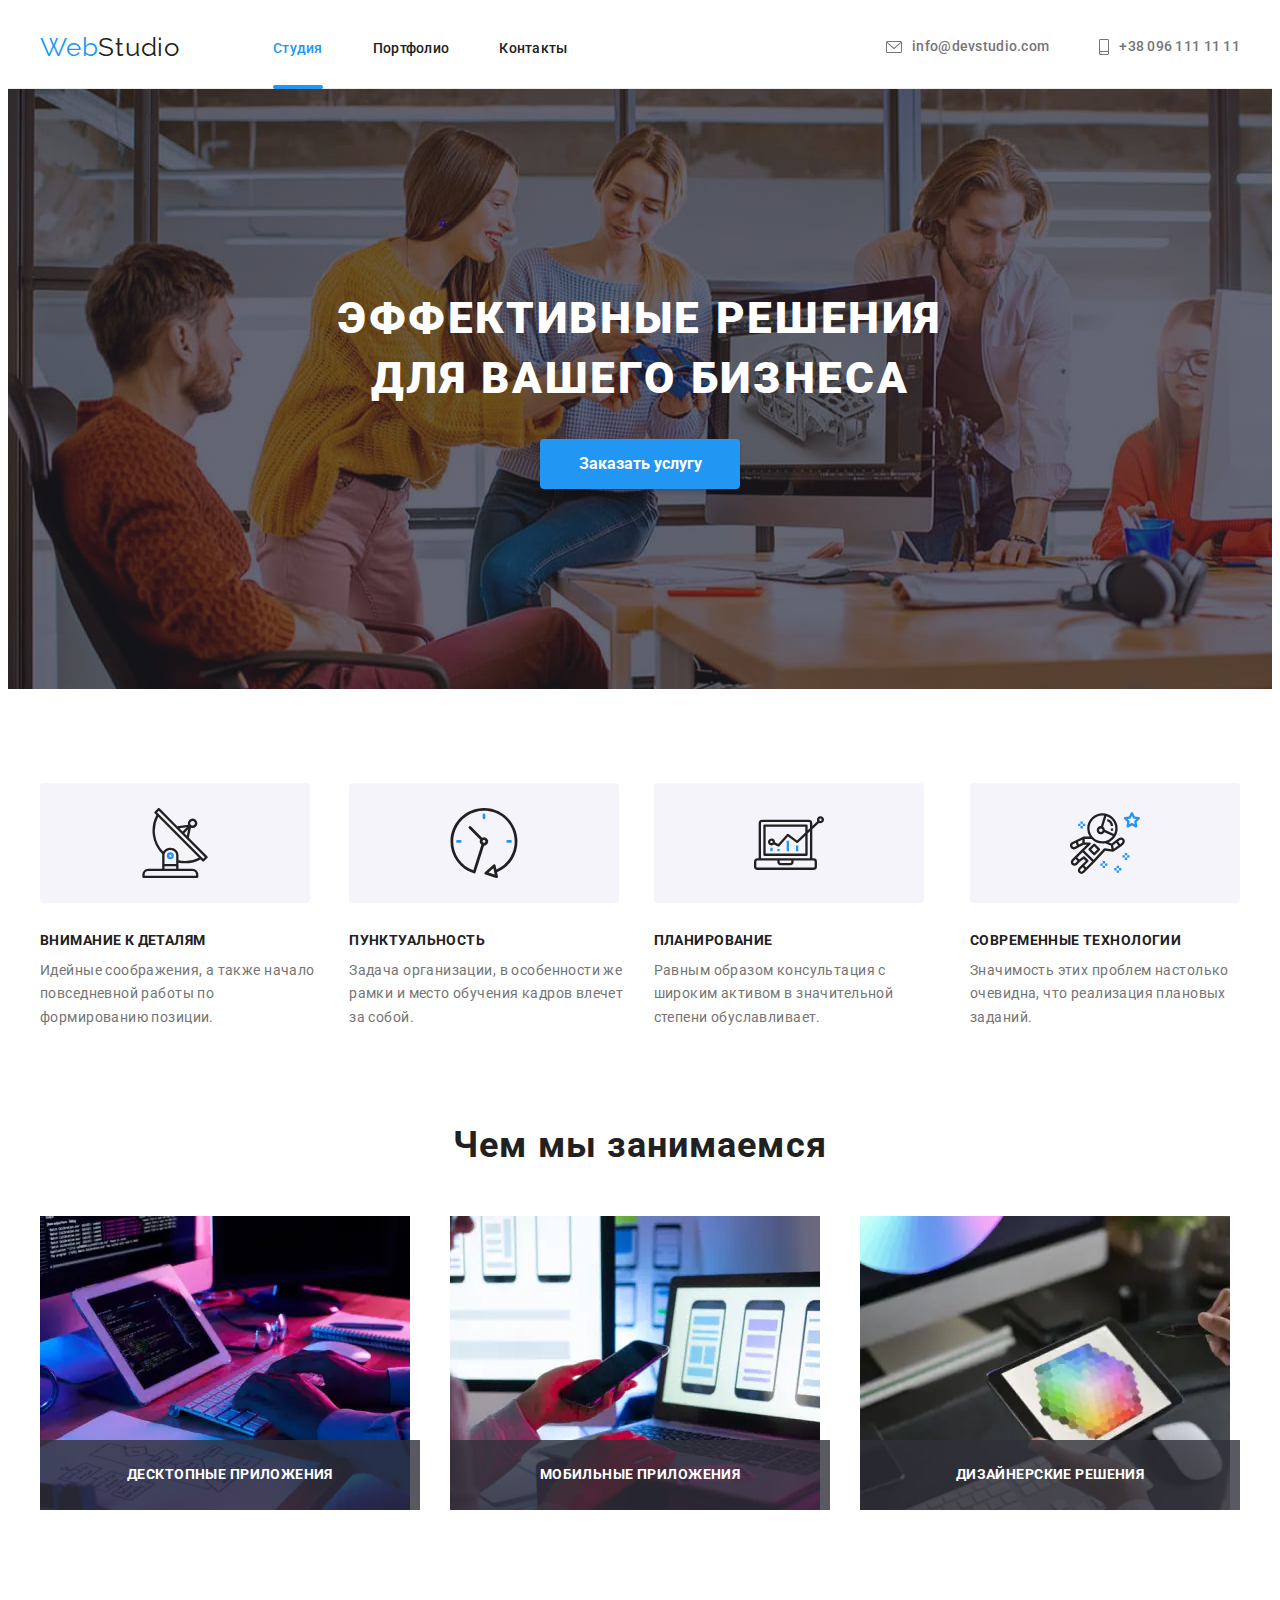
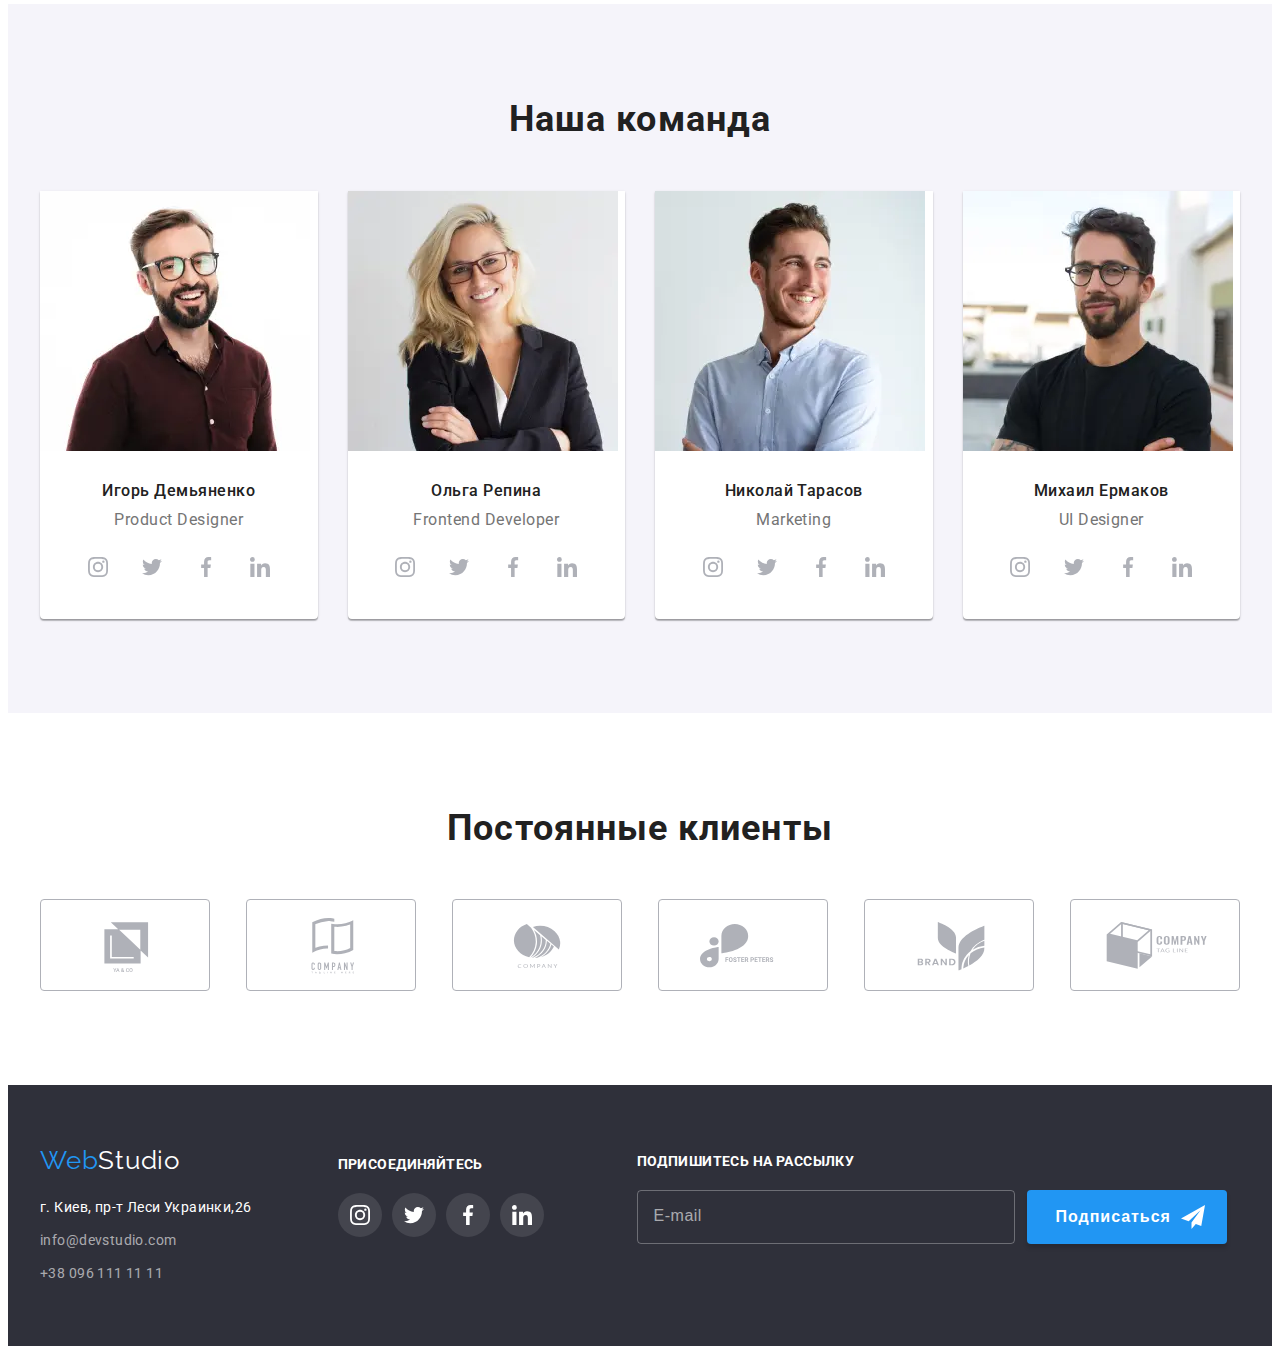
<file: index.html>
<!DOCTYPE html>
<html lang="ru">
<head>
    <meta charset="UTF-8">
    <meta http-equiv="X-UA-Compatible" content="IE=edge">
    <meta name="viewport" content="width=device-width, initial-scale=1.0">
    <title>WebStudio</title>
    <link rel="preconnect" href="https://fonts.googleapis.com">
    <link rel="preconnect" href="https://fonts.gstatic.com" crossorigin>
    <link href="https://fonts.googleapis.com/css2?family=Raleway:wght@700&family=Roboto:wght@400;500;700;900&display=swap"
        rel="stylesheet">
    <link rel="stylesheet" href="https://cdnjs.cloudflare.com/ajax/libs/modern-normalize/1.1.0/modern-normalize.min.css"
        integrity="sha512-wpPYUAdjBVSE4KJnH1VR1HeZfpl1ub8YT/NKx4PuQ5NmX2tKuGu6U/JRp5y+Y8XG2tV+wKQpNHVUX03MfMFn9Q=="
        crossorigin="anonymous" referrerpolicy="no-referrer" />
    <link rel="stylesheet" href="./css/main.min.css">
</head>
<!-- Header -->
<body>
    <header class="header">
        <div class="header__container container">
            <a class="header__logo logo link" lang="en" href="./index.html"><span class="header__logo_accent accent">Web</span><span
                    class="header__logo_dark">Studio</span></a>
            <nav class="header__navigation">
                <ul class="header__nav-list list">
                    <li class="header__nav-list-item"><a class="header__nav-list-link link current" href="./index.html">Студия</a></li>
                    <li class="header__nav-list-item"><a class="header__nav-list-link link" href="./portfolio.html">Портфолио</a></li>
                    <li class="header__nav-list-item"><a class="header__nav-list-link link" href="">Контакты</a></li>
                </ul>
            </nav>
            <ul class="header__contact-list list">
                <li class="header__contact-list-item">
                    <a class="header__contact-mail link" href="mailto:info@devstudio.com">
                        <svg class="header__icon-envelope" width="16" height="12">
                            <use href="./images/sprite.svg#icon-envelope"></use>
                        </svg>info@devstudio.com
                    </a>
                </li>
                <li class="header__contact-list-item">
                    <a class="header__contact-number link" href="tel:+380961111111">
                        <svg class="header__icon-smartphone" width="10" height="16">
                            <use href="./images/sprite.svg#icon-smartphone"></use>
                        </svg>+38 096 111 11 11
                    </a>
                </li>
            </ul>
            <button type="button" class="header__mobile-menu-btn" data-menu-open>
                <svg class="header__mobile-menu-icon" width="40" height="40">
                    <use href="./images/sprite.svg#icon-menu"></use>
                </svg>
            </button>
        </div>
<!-- Mobile menu -->
        <div class="header__mobile-menu" data-menu>
            <div class="container header__mobile-menu-container">
                <button type="button" class="header__mobile-menu-close-btn" data-menu-close>
                    <svg class="header__mobile-menu-close-icon" width="40" height="40">
                        <use href="./images/sprite.svg#menu-icon-close"></use>
                    </svg>
                </button>
                <ul class="header__mobile-nav-list list">
                    <li class="header__mobile-nav-item">
                        <a class="header__mobile-nav-link link current-mobile" href="./index.html">Студия</a>
                    </li>
                    <li class="header__mobile-nav-item">
                        <a class="header__mobile-nav-link link" href="./portfolio.html">Портфолио</a>
                    </li>
                    <li class="header__mobile-nav-item">
                        <a class="header__mobile-nav-link link" href="">Контакты</a>
                    </li>
                </ul>
                <div class="header__mobile-menu-wrapper">
                    <ul class="header__mobile-contact-list list">
                        <li class="header__mobile-tel-item">
                            <a class="header__mobile-tel-link link" href="tel:+380961111111">+38 096 111 11 11</a>
                        </li>
                        <li class="header__mobile-mail-item">
                            <a class="header__mobile-mail-link link" href="mailto:info@devstudio.com">info@devstudio.com</a>
                        </li>
                    </ul>
                    <ul class="header__mobile-social-list list">
                        <li class="header__mobile-social-item">
                            <a class="header__mobile-social-link link" href="https://www.instagram.com" target="_blank"
                                rel="noreferrer noopener">Instagram</a>
                        </li>
                        <li class="header__mobile-social-item">
                            <a class="header__mobile-social-link link" href="https://twitter.com/" target="_blank"
                                rel="noreferrer noopener">Twitter</a>
                        </li>
                        <li class="header__mobile-social-item">
                            <a class="header__mobile-social-link link" href="https://uk-ua.facebook.com" target="_blank"
                                rel="noreferrer noopener">Facebook</a>
                        </li>
                        <li class="header__mobile-social-item">
                            <a class="header__mobile-social-link link" href="https://ru.linkedin.com/" target="_blank"
                                rel="noreferrer noopener">LinkedIn</a>
                        </li>
                    </ul>
                </div>
            </div>
        </div>
    </header>
    <main>
        <!-- Hero section -->
        <section class="hero">
            <div class="hero__container container">
                <h1 class="hero__main-title">Эффективные решения <br>для вашего бизнеса</h1>
                <button class="hero__main-button" type="button" data-modal-open>Заказать услугу</button>
            </div>
        </section>
        <!-- Features section -->
        <section class="features section">
            <div class="features__container container">
                <h2 class="features__main-title visually-hidden">Особенности</h2>
                <ul class="features__list list">
                    <li class="features__item">
                        <div class="features__wrapper">
                            <svg class="features__svg" width="70" height="70">
                                <use href="./images/sprite.svg#icon-antenna"></use>
                            </svg>
                        </div>
                        <h3 class="features__title">Внимание к деталям</h3>
                        <p class="features__text">Идейные соображения, а также начало повседневной работы по формированию позиции.</p>
                    </li>
                    <li class="features__item">
                        <div class="features__wrapper">
                            <svg class="features__svg" width="70" height="70">
                                <use href="./images/sprite.svg#icon-clock"></use>
                            </svg>
                        </div>
                        <h3 class="features__title">Пунктуальность</h3>
                        <p class="features__text">Задача организации, в особенности же рамки и место обучения кадров влечет за собой.</p>
                    </li>
                    <li class="features__item">
                        <div class="features__wrapper">
                            <svg class="features__svg" width="70" height="70">
                                <use href="./images/sprite.svg#icon-diagram"></use>
                            </svg>
                        </div>
                        <h3 class="features__title">Планирование</h3>
                        <p class="features__text">Равным образом консультация с широким активом в значительной степени обуславливает.</p>
                    </li>
                    <li class="features__item">
                        <div class="features__wrapper">
                            <svg class="features__svg" width="70" height="70">
                                <use href="./images/sprite.svg#icon-astronaut"></use>
                            </svg>
                        </div>
                        <h3 class="features__title">Современные технологии</h3>
                        <p class="features__text">Значимость этих проблем настолько очевидна, что реализация плановых заданий.</p>
                    </li>
                </ul>
            </div>
        </section>
        <!-- Сlasses section -->
        <section class="classes">
            <div class="classes__container container">
                <h2 class="classes__title">Чем мы занимаемся</h2>
                <ul class="classes__list list">
                    <li class="classes__item">
                        <picture class="classes__picture">
                            <source srcset="./images/classes_img1.webp 1x, ./images/classes_img1@2x.webp 2x" 
                                type="image/webp" />
                            <source srcset="./images/classes_img1.jpg 1x, ./images/classes_img1@2x.jpg 2x" />
                            <img class="classes__img" src="./images/classes_img1.jpg" alt="Написание кода">
                        </picture>
                        <div class="classes__item-container">
                            <p class="classes__item-title">Десктопные приложения</p>
                        </div>
                    </li>
                    <li class="classes__item">
                        <picture class="classes__picture">
                            <source srcset="./images/classes_img2.webp 1x, ./images/classes_img2@2x.webp 2x" 
                                type="image/webp" />
                            <source srcset="./images/classes_img2.jpg 1x, ./images/classes_img2@2x.jpg 2x" />
                            <img class="classes__img" src="./images/classes_img2.jpg" alt="Мобильная адаптация">
                        </picture>
                        <div class="classes__item-container">
                            <p class="classes__item-title">Мобильные приложения</p>
                        </div>
                    </li>
                    <li class="classes__item">
                        <picture class="classes__picture">
                            <source srcset="./images/classes_img3.webp 1x, ./images/classes_img3@2x.webp 2x" 
                                type="image/webp" />
                            <source srcset="./images/classes_img3.jpg 1x, ./images/classes_img3@2x.jpg 2x" />
                            <img class="classes__img" src="./images/classes_img3.jpg" alt="Тестирование приложений">
                        </picture>
                        <div class="classes__item-container">
                            <p class="classes__item-title">Дизайнерские решения</p>
                        </div>
                    </li>
                </ul>
            </div>
        </section>
        <!-- Team section -->
        <section class="team section">
            <div class="team__container container">
                <h2 class="team__title">Наша команда</h2>
                <ul class="team__list list">
                    <li class="team__item">
                        <picture class="team__picture">
                            <source srcset="./images/team-img-desktop1.webp 1x, ./images/team-img-desktop1@2x.webp 2x" 
                                media="(min-width: 1200px)"
                                type="image/webp" />
                            <source srcset="./images/team-img-desktop1.jpg 1x, ./images/team-img-desktop1@2x.jpg 2x" 
                                media="(min-width: 1200px)" />
                            
                            <source srcset="./images/team-img-tablet1.webp 1x, ./images/team-img-tablet1@2x.webp 2x" 
                                media="(min-width: 768px)"
                                type="image/webp" />
                            <source srcset="./images/team-img-tablet1.jpg 1x, ./images/team-img-tablet1@2x.jpg 2x" 
                                media="(min-width: 768px)" />
                            
                            <source srcset="./images/team-img-mobile1.webp 1x, ./images/team-img-mobile1@2x.webp 2x" 
                                media="(max-width: 767px)"
                                type="image/webp" />
                            <source srcset="./images/team-img-mobile1.jpg 1x, ./images/team-img-mobile1@2x.jpg 2x" 
                                media="(max-width: 767px)" />
                            <img class="team__img" src="./images/team-img-mobile1.jpg" alt="Фото Игоря Демьяненко">
                        </picture>
                        <div  class="team__wrapper">
                            <p class="team__members">Игорь Демьяненко</p>
                            <p class="team__specialty" lang="en">Product Designer</p>
                            <ul class="team__social-list list">
                                <li class="team__social-list-item">
                                    <a class="team__social-list-link link" href="https://www.instagram.com" target="_blank" rel="noreferrer noopener">
                                        <svg class="team__social-list-icon" width="20" height="20">
                                            <use href="./images/sprite.svg#icon-instagram"></use>
                                        </svg>
                                    </a>
                                </li>
                                <li class="team__social-list-item">
                                    <a class="team__social-list-link link" href="https://twitter.com/" target="_blank" rel="noreferrer noopener">
                                        <svg class="team__social-list-icon" width="20" height="20">
                                            <use href="./images/sprite.svg#icon-twitter"></use>
                                        </svg>
                                    </a>
                                </li>
                                <li class="team__social-list-item">
                                    <a class="team__social-list-link link" href="https://uk-ua.facebook.com" target="_blank" rel="noreferrer noopener">
                                        <svg class="team__social-list-icon" width="20" height="20">
                                            <use href="./images/sprite.svg#icon-facebook"></use>
                                        </svg>
                                    </a>
                                </li>
                                <li class="team__social-list-item">
                                    <a class="team__social-list-link link" href="https://ru.linkedin.com/" target="_blank" rel="noreferrer noopener">
                                        <svg class="team__social-list-icon" width="20" height="20">
                                            <use href="./images/sprite.svg#icon-linkedin"></use>
                                        </svg>
                                    </a>
                                </li>
                            </ul>
                        </div>
                    </li>
                    <li class="team__item">
                        <picture class="team__picture">
                            <source srcset="./images/team-img-desktop2.webp 1x, ./images/team-img-desktop2@2x.webp 2x"
                                media="(min-width: 1200px)" type="image/webp" />
                            <source srcset="./images/team-img-desktop2.jpg 1x, ./images/team-img-desktop2@2x.jpg 2x"
                                media="(min-width: 1200px)" />
                        
                            <source srcset="./images/team-img-tablet2.webp 1x, ./images/team-img-tablet2@2x.webp 2x" media="(min-width: 768px)"
                                type="image/webp" />
                            <source srcset="./images/team-img-tablet2.jpg 1x, ./images/team-img-tablet2@2x.jpg 2x" media="(min-width: 768px)" />
                        
                            <source srcset="./images/team-img-mobile2.webp 1x, ./images/team-img-mobile2@2x.webp 2x" media="(max-width: 767px)"
                                type="image/webp" />
                            <source srcset="./images/team-img-mobile2.jpg 1x, ./images/team-img-mobile2@2x.jpg 2x" media="(max-width: 767px)" />
                            <img class="team__img" src="./images/team-img-mobile2.jpg" alt="Фото Ольги Репиной">
                        </picture>
                        <div class="team__wrapper">
                            <p class="team__members">Ольга Репина</p>
                            <p class="team__specialty" lang="en">Frontend Developer</p>
                            <ul class="team__social-list list">
                                <li class="team__social-list-item">
                                    <a class="team__social-list-link link" href="https://www.instagram.com" target="_blank" rel="noreferrer noopener">
                                        <svg class="team__social-list-icon" width="20" height="20">
                                            <use href="./images/sprite.svg#icon-instagram"></use>
                                        </svg>
                                    </a>
                                </li>
                                <li class="team__social-list-item">
                                    <a class="team__social-list-link link" href="https://twitter.com/" target="_blank" rel="noreferrer noopener">
                                        <svg class="team__social-list-icon" width="20" height="20">
                                            <use href="./images/sprite.svg#icon-twitter"></use>
                                        </svg>
                                    </a>
                                </li>
                                <li class="team__social-list-item">
                                    <a class="team__social-list-link link" href="https://uk-ua.facebook.com" target="_blank" rel="noreferrer noopener">
                                        <svg class="team__social-list-icon" width="20" height="20">
                                            <use href="./images/sprite.svg#icon-facebook"></use>
                                        </svg>
                                    </a>
                                </li>
                                <li class="team__social-list-item">
                                    <a class="team__social-list-link link" href="https://ru.linkedin.com/" target="_blank" rel="noreferrer noopener">
                                        <svg class="team__social-list-icon" width="20" height="20">
                                            <use href="./images/sprite.svg#icon-linkedin"></use>
                                        </svg>
                                    </a>
                                </li>
                            </ul>
                        </div>
                    </li>
                    <li class="team__item">
                        <picture class="team__picture">
                            <source srcset="./images/team-img-desktop3.webp 1x, ./images/team-img-desktop3@2x.webp 2x"
                                media="(min-width: 1200px)" type="image/webp" />
                            <source srcset="./images/team-img-desktop3.jpg 1x, ./images/team-img-desktop3@2x.jpg 2x"
                                media="(min-width: 1200px)" />
                        
                            <source srcset="./images/team-img-tablet3.webp 1x, ./images/team-img-tablet3@2x.webp 2x" media="(min-width: 768px)"
                                type="image/webp" />
                            <source srcset="./images/team-img-tablet3.jpg 1x, ./images/team-img-tablet3@2x.jpg 2x" media="(min-width: 768px)" />
                        
                            <source srcset="./images/team-img-mobile3.webp 1x, ./images/team-img-mobile3@2x.webp 2x" media="(max-width: 767px)"
                                type="image/webp" />
                            <source srcset="./images/team-img-mobile3.jpg 1x, ./images/team-img-mobile3@2x.jpg 2x" media="(max-width: 767px)" />
                            <img class="team__img" src="./images/team-img-mobile3.jpg" alt="Фото Николая Тарасова">
                        </picture>
                        <div class="team__wrapper">
                            <p class="team__members">Николай Тарасов</p>
                            <p class="team__specialty" lang="en">Marketing</p>
                            <ul class="team__social-list list">
                                <li class="team__social-list-item">
                                    <a class="team__social-list-link link" href="https://www.instagram.com" target="_blank" rel="noreferrer noopener">
                                        <svg class="team__social-list-icon" width="20" height="20">
                                            <use href="./images/sprite.svg#icon-instagram"></use>
                                        </svg>
                                    </a>
                                </li>
                                <li class="team__social-list-item">
                                    <a class="team__social-list-link link" href="https://twitter.com/" target="_blank" rel="noreferrer noopener">
                                        <svg class="team__social-list-icon" width="20" height="20">
                                            <use href="./images/sprite.svg#icon-twitter"></use>
                                        </svg>
                                    </a>
                                </li>
                                <li class="team__social-list-item">
                                    <a class="team__social-list-link link" href="https://uk-ua.facebook.com" target="_blank" rel="noreferrer noopener">
                                        <svg class="team__social-list-icon" width="20" height="20">
                                            <use href="./images/sprite.svg#icon-facebook"></use>
                                        </svg>
                                    </a>
                                </li>
                                <li class="team__social-list-item">
                                    <a class="team__social-list-link link" href="https://ru.linkedin.com/" target="_blank" rel="noreferrer noopener">
                                        <svg class="team__social-list-icon" width="20" height="20">
                                            <use href="./images/sprite.svg#icon-linkedin"></use>
                                        </svg>
                                    </a>
                                </li>
                            </ul>
                        </div>
                    </li>
                    <li class="team__item">
                        <picture class="team__picture">
                            <source srcset="./images/team-img-desktop4.webp 1x, ./images/team-img-desktop4@2x.webp 2x"
                                media="(min-width: 1200px)" type="image/webp" />
                            <source srcset="./images/team-img-desktop4.jpg 1x, ./images/team-img-desktop4@2x.jpg 2x"
                                media="(min-width: 1200px)" />
                        
                            <source srcset="./images/team-img-tablet4.webp 1x, ./images/team-img-tablet4@2x.webp 2x" media="(min-width: 768px)"
                                type="image/webp" />
                            <source srcset="./images/team-img-tablet4.jpg 1x, ./images/team-img-tablet4@2x.jpg 2x" media="(min-width: 768px)" />
                        
                            <source srcset="./images/team-img-mobile4.webp 1x, ./images/team-img-mobile4@2x.webp 2x" media="(max-width: 767px)"
                                type="image/webp" />
                            <source srcset="./images/team-img-mobile4.jpg 1x, ./images/team-img-mobile4@2x.jpg 2x" media="(max-width: 767px)" />
                            <img class="team__img" src="./images/team-img-mobile4.jpg" alt="Фото Михаила Ермакова">
                        </picture>
                        <div class="team__wrapper">
                            <p class="team__members">Михаил Ермаков</p>
                            <p class="team__specialty" lang="en">UI Designer</p>
                            <ul class="team__social-list list">
                                <li class="team__social-list-item">
                                    <a class="team__social-list-link link" href="https://www.instagram.com" target="_blank" rel="noreferrer noopener">
                                        <svg class="team__social-list-icon" width="20" height="20">
                                            <use href="./images/sprite.svg#icon-instagram"></use>
                                        </svg>
                                    </a>
                                </li>
                                <li class="team__social-list-item">
                                    <a class="team__social-list-link link" href="https://twitter.com/" target="_blank" rel="noreferrer noopener">
                                        <svg class="team__social-list-icon" width="20" height="20">
                                            <use href="./images/sprite.svg#icon-twitter"></use>
                                        </svg>
                                    </a>
                                </li>
                                <li class="team__social-list-item">
                                    <a class="team__social-list-link link" href="https://uk-ua.facebook.com" target="_blank" rel="noreferrer noopener">
                                        <svg class="team__social-list-icon" width="20" height="20">
                                            <use href="./images/sprite.svg#icon-facebook"></use>
                                        </svg>
                                    </a>
                                </li>
                                <li class="team__social-list-item">
                                    <a class="team__social-list-link link" href="https://ru.linkedin.com/" target="_blank" rel="noreferrer noopener">
                                        <svg class="team__social-list-icon" width="20" height="20">
                                            <use href="./images/sprite.svg#icon-linkedin"></use>
                                        </svg>
                                    </a>
                                </li>
                            </ul>
                        </div>
                    </li>
                </ul>
            </div>
        </section>
        <!-- Сlients section -->
        <section class="clients section">
            <div class="clients__container container">
                <h2 class="clients__title">Постоянные клиенты</h2>
                <ul class="clients__list list">
                    <li class="clients__item">
                        <a class="clients__list-link link" href="">
                            <svg class="clients__list-icon" width="106" height="60">
                                <use href="./images/sprite.svg#icon-logo-first"></use>
                            </svg>
                        </a>
                    </li>
                    <li class="clients__item">
                        <a class="clients__list-link link" href="">
                            <svg class="clients__list-icon" width="106" height="60">
                                <use href="./images/sprite.svg#icon-logo-second"></use>
                            </svg>
                        </a>
                    </li>
                    <li class="clients__item">
                        <a class="clients__list-link link" href="">
                            <svg class="clients__list-icon" width="106" height="60">
                                <use href="./images/sprite.svg#icon-logo-third"></use>
                            </svg>
                        </a>
                    </li>
                    <li class="clients__item">
                        <a class="clients__list-link link" href="">
                            <svg class="clients__list-icon" width="106" height="60">
                                <use href="./images/sprite.svg#icon-logo-fourth"></use>
                            </svg>
                        </a>
                    </li>
                    <li class="clients__item">
                        <a class="clients__list-link link" href="">
                            <svg class="clients__list-icon" width="106" height="60">
                                <use href="./images/sprite.svg#icon-logo-fifth"></use>
                            </svg>
                        </a>
                    </li>
                    <li class="clients__item">
                        <a class="clients__list-link link" href="">
                            <svg class="clients__list-icon" width="106" height="60">
                                <use href="./images/sprite.svg#icon-logo-sixth"></use>
                            </svg>
                        </a>
                    </li>
                </ul>
            </div>
        </section>
    </main>
    <!-- Footer -->
    <footer class="footer">
        <div class="footer__container container">
            <div class="footer__wrapper">
                <div class="footer__contact-container">
                    <a class="footer__logo logo link" lang="en" href="./index.html"><span
                            class="footer__logo_accent accent">Web</span><span class="footer__logo_light">Studio</span></a>
                    <address class="footer__address">
                        <ul class="footer__contact-list list">
                            <li class="footer__contact-list-item">
                                <a class="footer__contact-list-link link" href="https://goo.gl/maps/PiAsMLSMwNSQbQ9v8" target="_blank"
                                    rel="noopener noreferrer">г. Киев, пр-т Леси
                                    Украинки,26</a>
                            </li>
                            <li class="footer__contact-list-item">
                                <a class="footer__contact-mail link" href="mailto:info@devstudio.com">info@devstudio.com</a>
                            </li>
                            <li class="footer__contact-list-item">
                                <a class="footer__contact-number link" href="tel:+380961111111">+38 096 111 11 11</a>
                            </li>
                        </ul>
                    </address>
                </div>
                <div class="footer__social-container">
                    <h3 class="footer__social-title">присоединяйтесь</h3>
                    <ul class="footer__social-list list">
                        <li class="footer__social-list-item">
                            <a class="footer__social-list-link link" href="https://www.instagram.com" target="_blank"
                                rel="noreferrer noopener">
                                <svg class="footer__social-list-icon" width="20" height="20">
                                    <use href="./images/sprite.svg#icon-instagram"></use>
                                </svg>
                            </a>
                        </li>
                        <li class="footer__social-list-item">
                            <a class="footer__social-list-link link" href="https://twitter.com/" target="_blank"
                                rel="noreferrer noopener">
                                <svg class="footer__social-list-icon" width="20" height="20">
                                    <use href="./images/sprite.svg#icon-twitter"></use>
                                </svg>
                            </a>
                        </li>
                        <li class="footer__social-list-item">
                            <a class="footer__social-list-link link" href="https://uk-ua.facebook.com" target="_blank"
                                rel="noreferrer noopener">
                                <svg class="footer__social-list-icon" width="20" height="20">
                                    <use href="./images/sprite.svg#icon-facebook"></use>
                                </svg>
                            </a>
                        </li>
                        <li class="footer__social-list-item">
                            <a class="footer__social-list-link link" href="https://ru.linkedin.com/" target="_blank"
                                rel="noreferrer noopener">
                                <svg class="footer__social-list-icon" width="20" height="20">
                                    <use href="./images/sprite.svg#icon-linkedin"></use>
                                </svg>
                            </a>
                        </li>
                    </ul>
                </div>
            </div>
            <form class="footer__form">
                <h3 class="footer__form-title">Подпишитесь на рассылку</h3>
                <div class="footer__form-wrapper">
                    <label class="footer__form-lable">
                        <input name="user_email" class="footer__form-input" placeholder="E-mail" type="email" required />
                    </label>
                    <button type="submit" class="footer__form-btn">
                        Подписаться
                        <svg class="footer__form-icon" width="24" height="24">
                            <use href="./images/sprite.svg#icon-send"></use>
                        </svg>
                    </button>
                </div>
            </form>
        </div>
    </footer>

    <div class="backdrop is-hidden" data-modal>
        <div class="modal">
            <button type="button" class="modal__close-btn" data-modal-close>
                <svg class="modal__close-icon" width="11" height="11">
                    <use href="./images/sprite.svg#close-icon"></use>
                </svg>
            </button>
            <form class="modal__contact-form">
                <strong class="modal__title">Оставьте свои данные, мы вам перезвоним</strong>
                <label class="modal__contact-form-label">
                    <span class="modal__label-name">Имя</span>
                    <div class="modal__contact-form-input-wrapper">
                        <input name="user_name" class="modal__contact-form-input" type="text" required />
                        <svg class="modal__contact-form-icon" width="18" height="18">
                            <use href="./images/sprite.svg#icon-person"></use>
                        </svg>
                    </div>
                </label>
                <label class="modal__contact-form-label">
                    <span class="modal__label-name">Телефон</span>
                    <div class="modal__contact-form-input-wrapper">
                        <input name="user_phone" class="modal__contact-form-input" type="tel" required />
                        <svg class="modal__contact-form-icon" width="18" height="18">
                            <use href="./images/sprite.svg#icon-phone"></use>
                        </svg>
                    </div>
                </label>
                <label class="modal__contact-form-label">
                    <span class="modal__label-name">Почта</span>
                    <div class="modal__contact-form-input-wrapper">
                        <input name="user_email" class="modal__contact-form-input" type="email" required />
                        <svg class="modal__contact-form-icon" width="18" height="18">
                            <use href="./images/sprite.svg#icon-email"></use>
                        </svg>
                    </div>
                </label>
                <label class="modal__coment-form-label">
                    <span class="modal__label-name">Комментарий</span>
                    <textarea name="user_message" class="modal__contact-form-message" placeholder="Введите текст"></textarea>
                </label>
                <label class="modal__contact-form-checkbox-label">
                    <input name="accept-policy" type="checkbox" class="modal__contact-form-checkbox visually-hidden" required />
                    <svg class="modal__checkbox-icon" width="16" height="15">
                        <use href="./images/sprite.svg#icon-check"></use>
                    </svg>
                    <span class="modal__contact-form-checkbox-wrapper">
                        Соглашаюсь с рассылкой и принимаю&nbsp;<a class="modal__contract-link" href="">Условия договора</a>
                    </span>
                </label>
                <button type="submit" class="modal__contact-form-submit-btn">Oтправить</button>
            </form>
        </div>
    </div>

    <script src="./js/modal.js"></script>
    <script src="./js/mobile-menu.js"></script>
</body>
</html>
</file>
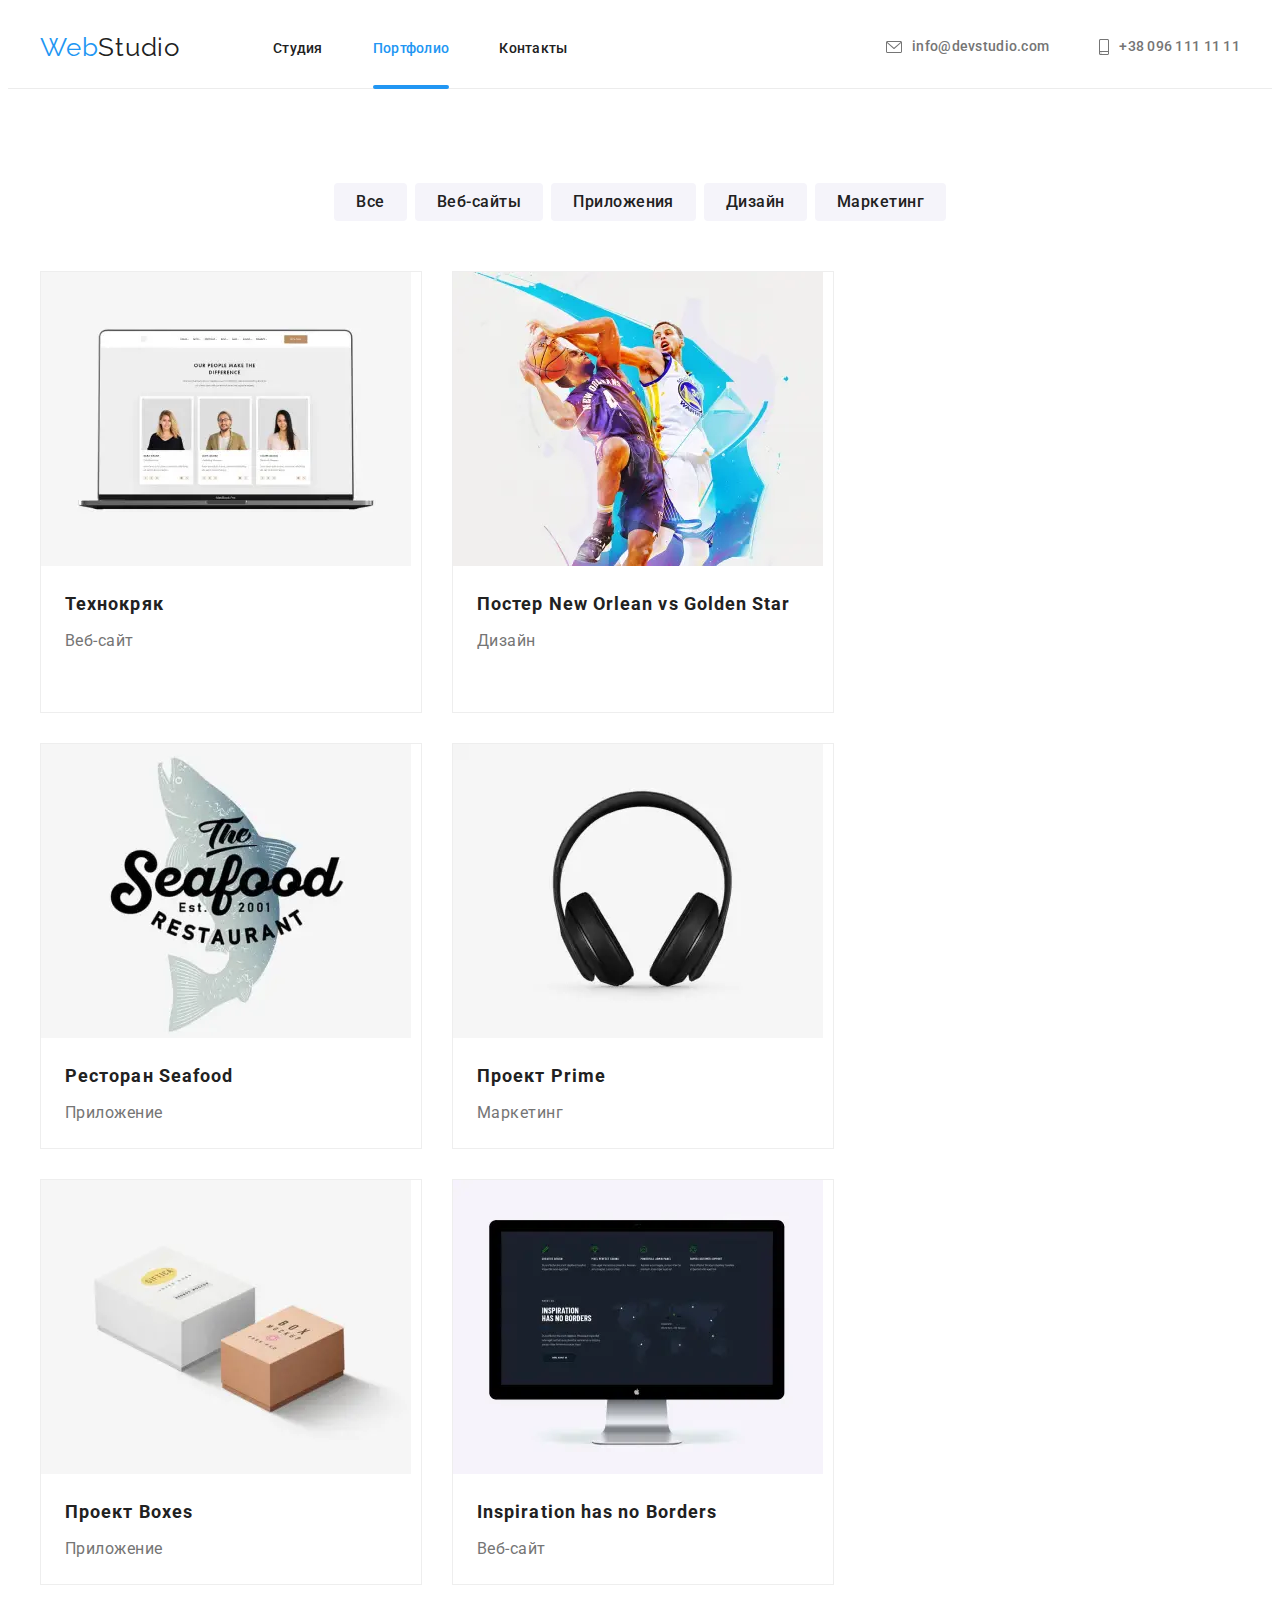
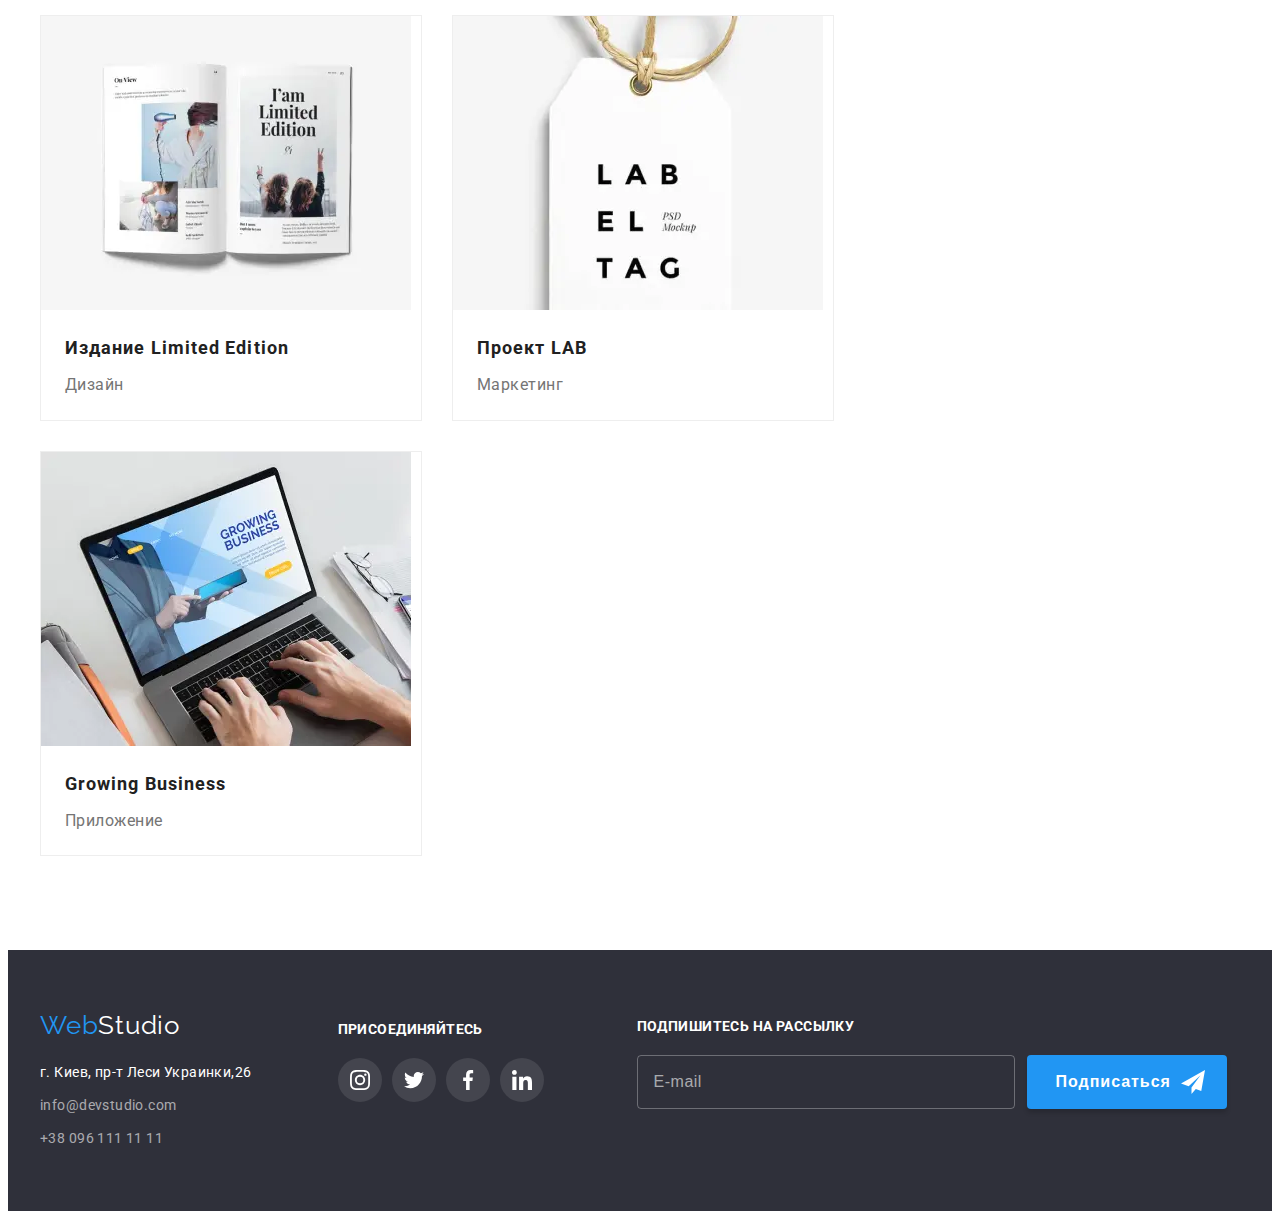
<file: portfolio.html>
<!DOCTYPE html>
<html lang="ru">
<head>
    <meta charset="UTF-8">
    <meta http-equiv="X-UA-Compatible" content="IE=edge">
    <meta name="viewport" content="width=device-width, initial-scale=1.0">
    <title>Портфолио</title>
    <link rel="preconnect" href="https://fonts.googleapis.com">
    <link rel="preconnect" href="https://fonts.gstatic.com" crossorigin>
    <link href="https://fonts.googleapis.com/css2?family=Raleway:wght@700&family=Roboto:wght@400;500;700;900&display=swap"
        rel="stylesheet">
    <link rel="stylesheet" href="https://cdnjs.cloudflare.com/ajax/libs/modern-normalize/1.1.0/modern-normalize.min.css"
        integrity="sha512-wpPYUAdjBVSE4KJnH1VR1HeZfpl1ub8YT/NKx4PuQ5NmX2tKuGu6U/JRp5y+Y8XG2tV+wKQpNHVUX03MfMFn9Q=="
        crossorigin="anonymous" referrerpolicy="no-referrer" />
    <link rel="stylesheet" href="./css/main.min.css">
</head>
<!-- Header -->
<body>
    <header class="header">
        <div class="header__container container">
            <a class="header__logo logo link" lang="en" href="./index.html"><span class="header__logo_accent accent">Web</span><span
                    class="header__logo_dark">Studio</span></a>
            <nav class="header__navigation">
                <ul class="header__nav-list list">
                    <li class="header__nav-list-item"><a class="header__nav-list-link link" href="./index.html">Студия</a></li>
                    <li class="header__nav-list-item"><a class="header__nav-list-link link current" href="./portfolio.html">Портфолио</a></li>
                    <li class="header__nav-list-item"><a class="header__nav-list-link link" href="">Контакты</a></li>
                </ul>
            </nav>
            <ul class="header__contact-list list">
                <li class="header__contact-list-item">
                    <a class="header__contact-mail link" href="mailto:info@devstudio.com">
                        <svg class="header__icon-envelope" width="16" height="12">
                            <use href="./images/sprite.svg#icon-envelope"></use>
                        </svg>info@devstudio.com
                    </a>
                </li>
                <li class="header__contact-list-item">
                    <a class="header__contact-number link" href="tel:+380961111111">
                        <svg class="header__icon-smartphone" width="10" height="16">
                            <use href="./images/sprite.svg#icon-smartphone"></use>
                        </svg>+38 096 111 11 11
                    </a>
                </li>
            </ul>
            <button type="button" class="header__mobile-menu-btn" data-menu-open>
                <svg class="header__mobile-menu-icon" width="40" height="40">
                    <use href="./images/sprite.svg#icon-menu"></use>
                </svg>
            </button>
        </div>
        <!-- Mobile menu -->
        <div class="header__mobile-menu" data-menu>
            <div class="container header__mobile-menu-container">
                <button type="button" class="header__mobile-menu-close-btn" data-menu-close>
                    <svg class="header__mobile-menu-close-icon" width="40" height="40">
                        <use href="./images/sprite.svg#menu-icon-close"></use>
                    </svg>
                </button>
                <ul class="header__mobile-nav-list list">
                    <li class="header__mobile-nav-item">
                        <a class="header__mobile-nav-link link" href="./index.html">Студия</a>
                    </li>
                    <li class="header__mobile-nav-item">
                        <a class="header__mobile-nav-link link current-mobile" href="./portfolio.html">Портфолио</a>
                    </li>
                    <li class="header__mobile-nav-item">
                        <a class="header__mobile-nav-link link" href="">Контакты</a>
                    </li>
                </ul>
                <ul class="header__mobile-contact-list list">
                    <li class="header__mobile-tel-item">
                        <a class="header__mobile-tel-link link" href="tel:+380961111111">+38 096 111 11 11</a>
                    </li>
                    <li class="header__mobile-mail-item">
                        <a class="header__mobile-mail-link link" href="mailto:info@devstudio.com">info@devstudio.com</a>
                    </li>
                </ul>
                <ul class="header__mobile-social-list list">
                    <li class="header__mobile-social-item">
                        <a class="header__mobile-social-link link" href="https://www.instagram.com" target="_blank"
                            rel="noreferrer noopener">Instagram</a>
                    </li>
                    <li class="header__mobile-social-item">
                        <a class="header__mobile-social-link link" href="https://twitter.com/" target="_blank"
                            rel="noreferrer noopener">Twitter</a>
                    </li>
                    <li class="header__mobile-social-item">
                        <a class="header__mobile-social-link link" href="https://uk-ua.facebook.com" target="_blank"
                            rel="noreferrer noopener">Facebook</a>
                    </li>
                    <li class="header__mobile-social-item">
                        <a class="header__mobile-social-link link" href="https://ru.linkedin.com/" target="_blank"
                            rel="noreferrer noopener">LinkedIn</a>
                    </li>
                </ul>
            </div>
        </div>
    </header>
    <main>
        <!-- Portfolio main section -->
        <section class="portfolio__main-section section">
            <div class="portfolio__container container">
                <h1 class="portfolio__main-title visually-hidden">Работы нашей студии</h1>
                <ul class="portfolio__main-list list">
                    <li class="portfolio__main-item">
                        <button class="portfolio__btn" type="button">Все</button>
                    </li>
                    <li class="portfolio__main-item">
                        <button class="portfolio__btn" type="button">Веб-сайты</button>
                    </li>
                    <li class="portfolio__main-item">
                        <button class="portfolio__btn" type="button">Приложения</button>
                    </li>
                    <li class="portfolio__main-item">
                        <button class="portfolio__btn" type="button">Дизайн</button>
                    </li>
                    <li class="portfolio__main-item">
                        <button class="portfolio__btn" type="button">Маркетинг</button>
                    </li>
                </ul>
                <!-- Work examples -->
                <h2 class="portfolio__work-examples-title visually-hidden">Примеры наших работ</h2>
                <ul class="portfolio__work-examples-list list">
                    <li class="portfolio__work-examples-item">
                        <a class="portfolio__work-examples-link link" href="">
                            <div class="portfolio__work-examples-wrapper">
                                <picture class="portfolio__work-examples-picture">
                                    <source srcset="./images/desktop-works_img1.webp 1x, ./images/desktop-works_img1@2x.webp 2x" 
                                        media="(min-width: 1200px)"
                                        type="image/webp" />
                                    <source srcset="./images/desktop-works_img1.jpg 1x, ./images/desktop-works_img1@2x.jpg 2x" 
                                        media="(min-width: 1200px)" />

                                    <source srcset="./images/tablet-works_img1.webp 1x, ./images/tablet-works_img1@2x.webp 2x" 
                                        media="(min-width: 768px)"
                                        type="image/webp" />
                                    <source srcset="./images/tablet-works_img1.jpg 1x, ./images/tablet-works_img1@2x.jpg 2x" 
                                        media="(min-width: 768px)" />

                                    <source srcset="./images/mobile-works_img1.webp 1x, ./images/mobile-works_img1@2x.webp 2x" 
                                        media="(max-width: 767px)"
                                        type="image/webp" />
                                    <source srcset="./images/mobile-works_img1.jpg 1x, ./images/mobile-works_img1@2x.jpg 2x" 
                                        media="(max-width: 767px)" />
                                    <img class="portfolio__work-examples-img" src="./images/mobile-works_img1.jpg" alt="Лэптоп">
                                </picture>
                                <p class="portfolio__overlay">Ресурс предлагает комплексные предложения с разным уровнем функционала и сервисов. Все это позволит посетителю получить
                                исчерпывающие сведения о компании или частном лице.</p>
                            </div>
                            <div class="portfolio__work-examples-container">
                                <h3 class="portfolio__work-examples-caption">Технокряк</h3>
                                <p class="portfolio__work-exemples-text">Веб-сайт</p>
                            </div>
                        </a>
                    </li>
                    <li class="portfolio__work-examples-item">
                        <a class="portfolio__work-examples-link link" href="">
                            <div class="portfolio__work-examples-wrapper">
                                <picture class="portfolio__work-examples-picture">
                                    <source srcset="./images/desktop-works_img2.webp 1x, ./images/desktop-works_img2@2x.webp 2x" 
                                        media="(min-width: 1200px)"
                                        type="image/webp" />
                                    <source srcset="./images/desktop-works_img2.jpg 1x, ./images/desktop-works_img2@2x.jpg 2x" 
                                        media="(min-width: 1200px)" />

                                    <source srcset="./images/tablet-works_img2.webp 1x, ./images/tablet-works_img2@2x.webp 2x" 
                                        media="(min-width: 768px)"
                                        type="image/webp" />
                                    <source srcset="./images/tablet-works_img2.jpg 1x, ./images/tablet-works_img2@2x.jpg 2x" 
                                        media="(min-width: 768px)" />

                                    <source srcset="./images/mobile-works_img2.webp 1x, ./images/mobile-works_img2@2x.webp 2x" 
                                        media="(max-width: 767px)"
                                        type="image/webp" />
                                    <source srcset="./images/mobile-works_img2.jpg 1x, ./images/mobile-works_img2@2x.jpg 2x" 
                                        media="(max-width: 767px)" />
                                    <img class="portfolio__work-examples-img" src="./images/mobile-works_img2.jpg" alt="Игра в баскетбол">
                                </picture>
                                <p class="portfolio__overlay">Ресурс предлагает комплексные предложения с разным уровнем функционала и сервисов. Все это
                                    позволит посетителю получить
                                    исчерпывающие сведения о компании или частном лице.</p>
                            </div>
                            <div class="portfolio__work-examples-container">
                                <h3 class="portfolio__work-examples-caption">Постер <span lang="en">New Orlean vs Golden Star</span></h3>
                                <p class="portfolio__work-exemples-text">Дизайн</p>
                            </div>
                        </a>
                    </li>
                    <li class="portfolio__work-examples-item">
                        <a class="portfolio__work-examples-link link" href="">
                            <div class="portfolio__work-examples-wrapper">
                                <picture class="portfolio__work-examples-picture">
                                    <source srcset="./images/desktop-works_img3.webp 1x, ./images/desktop-works_img3@2x.webp 2x" 
                                        media="(min-width: 1200px)"
                                        type="image/webp" />
                                    <source srcset="./images/desktop-works_img3.jpg 1x, ./images/desktop-works_img3@2x.jpg 2x" 
                                        media="(min-width: 1200px)" />

                                    <source srcset="./images/tablet-works_img3.webp 1x, ./images/tablet-works_img3@2x.webp 2x" 
                                        media="(min-width: 768px)"
                                        type="image/webp" />
                                    <source srcset="./images/tablet-works_img3.jpg 1x, ./images/tablet-works_img3@2x.jpg 2x" 
                                        media="(min-width: 768px)" />

                                    <source srcset="./images/mobile-works_img3.webp 1x, ./images/mobile-works_img3@2x.webp 2x" 
                                        media="(max-width: 767px)"
                                        type="image/webp" />
                                    <source srcset="./images/mobile-works_img3.jpg 1x, ./images/mobile-works_img3@2x.jpg 2x" 
                                        media="(max-width: 767px)" />
                                    <img class="portfolio__work-examples-img" src="./images/mobile-works_img3.jpg" alt="Логотип ресторана">
                                </picture>
                                <p class="portfolio__overlay">Ресурс предлагает комплексные предложения с разным уровнем функционала и сервисов. Все это
                                    позволит посетителю получить
                                    исчерпывающие сведения о компании или частном лице.</p>
                            </div>
                            <div class="portfolio__work-examples-container">
                                <h3 class="portfolio__work-examples-caption">Ресторан <span lang="en">Seafood</span></h3>
                                <p class="portfolio__work-exemples-text">Приложение</p>
                            </div>
                        </a>
                    </li>
                    <li class="portfolio__work-examples-item">
                        <a class="portfolio__work-examples-link link" href="">
                            <div class="portfolio__work-examples-wrapper">
                                <picture class="portfolio__work-examples-picture">
                                    <source srcset="./images/desktop-works_img4.webp 1x, ./images/desktop-works_img4@2x.webp 2x" 
                                        media="(min-width: 1200px)"
                                        type="image/webp" />
                                    <source srcset="./images/desktop-works_img4.jpg 1x, ./images/desktop-works_img4@2x.jpg 2x" 
                                        media="(min-width: 1200px)" />

                                    <source srcset="./images/tablet-works_img4.webp 1x, ./images/tablet-works_img4@2x.webp 2x" 
                                        media="(min-width: 768px)"
                                        type="image/webp" />
                                    <source srcset="./images/tablet-works_img4.jpg 1x, ./images/tablet-works_img4@2x.jpg 2x" 
                                        media="(min-width: 768px)" />

                                    <source srcset="./images/mobile-works_img4.webp 1x, ./images/mobile-works_img4@2x.webp 2x" 
                                        media="(max-width: 767px)"
                                        type="image/webp" />
                                    <source srcset="./images/mobile-works_img4.jpg 1x, ./images/mobile-works_img4@2x.jpg 2x" 
                                        media="(max-width: 767px)" />
                                    <img class="portfolio__work-examples-img" src="./images/mobile-works_img4.jpg" alt="Наушники">
                                </picture>
                                <p class="portfolio__overlay">Ресурс предлагает комплексные предложения с разным уровнем функционала и сервисов. Все это
                                    позволит посетителю получить
                                    исчерпывающие сведения о компании или частном лице.</p>
                            </div>
                            <div class="portfolio__work-examples-container">
                                <h3 class="portfolio__work-examples-caption">Проект <span lang="en">Prime</span></h3>
                                <p class="portfolio__work-exemples-text">Маркетинг</p>
                            </div>
                        </a>
                    </li>
                    <li class="portfolio__work-examples-item">
                        <a class="portfolio__work-examples-link link" href="">
                            <div class="portfolio__work-examples-wrapper">
                                <picture class="portfolio__work-examples-picture">
                                    <source srcset="./images/desktop-works_img5.webp 1x, ./images/desktop-works_img5@2x.webp 2x" 
                                        media="(min-width: 1200px)"
                                        type="image/webp" />
                                    <source srcset="./images/desktop-works_img5.jpg 1x, ./images/desktop-works_img5@2x.jpg 2x" 
                                        media="(min-width: 1200px)" />

                                    <source srcset="./images/tablet-works_img5.webp 1x, ./images/tablet-works_img5@2x.webp 2x" 
                                        media="(min-width: 768px)"
                                        type="image/webp" />
                                    <source srcset="./images/tablet-works_img5.jpg 1x, ./images/tablet-works_img5@2x.jpg 2x" 
                                        media="(min-width: 768px)" />

                                    <source srcset="./images/mobile-works_img5.webp 1x, ./images/mobile-works_img5@2x.webp 2x" 
                                        media="(max-width: 767px)"
                                        type="image/webp" />
                                    <source srcset="./images/mobile-works_img5.jpg 1x, ./images/mobile-works_img5@2x.jpg 2x" 
                                        media="(max-width: 767px)" />
                                    <img class="portfolio__work-examples-img" src="./images/mobile-works_img5.jpg" alt="Коробки">
                                </picture>
                                <p class="portfolio__overlay">Ресурс предлагает комплексные предложения с разным уровнем функционала и сервисов. Все это
                                    позволит посетителю получить
                                    исчерпывающие сведения о компании или частном лице.</p>
                            </div>
                            <div class="portfolio__work-examples-container">
                                <h3 class="portfolio__work-examples-caption">Проект <span lang="en">Boxes</span></h3>
                                <p class="portfolio__work-exemples-text">Приложение</p>
                            </div>
                        </a>
                    </li>
                    <li class="portfolio__work-examples-item">
                        <a class="portfolio__work-examples-link link" href="">
                            <div class="portfolio__work-examples-wrapper">
                                <picture class="portfolio__work-examples-picture">
                                    <source srcset="./images/desktop-works_img6.webp 1x, ./images/desktop-works_img6@2x.webp 2x" 
                                        media="(min-width: 1200px)"
                                        type="image/webp" />
                                    <source srcset="./images/desktop-works_img6.jpg 1x, ./images/desktop-works_img6@2x.jpg 2x" 
                                        media="(min-width: 1200px)" />

                                    <source srcset="./images/tablet-works_img6.webp 1x, ./images/tablet-works_img6@2x.webp 2x" 
                                        media="(min-width: 768px)"
                                        type="image/webp" />
                                    <source srcset="./images/tablet-works_img6.jpg 1x, ./images/tablet-works_img6@2x.jpg 2x" 
                                        media="(min-width: 768px)" />

                                    <source srcset="./images/mobile-works_img6.webp 1x, ./images/mobile-works_img6@2x.webp 2x" 
                                        media="(max-width: 767px)"
                                        type="image/webp" />
                                    <source srcset="./images/mobile-works_img6.jpg 1x, ./images/mobile-works_img6@2x.jpg 2x" 
                                        media="(max-width: 767px)" />
                                    <img class="portfolio__work-examples-img" src="./images/mobile-works_img6.jpg" alt="Монитор">
                                </picture>
                                <p class="portfolio__overlay">Ресурс предлагает комплексные предложения с разным уровнем функционала и сервисов. Все это
                                    позволит посетителю получить
                                    исчерпывающие сведения о компании или частном лице.</p>
                            </div>
                            <div class="portfolio__work-examples-container">
                                <h3 class="portfolio__work-examples-caption" lang="en">Inspiration has no Borders</h3>
                                <p class="portfolio__work-exemples-text">Веб-сайт</p>
                            </div>
                        </a>
                    </li>
                    <li class="portfolio__work-examples-item">
                        <a class="portfolio__work-examples-link link" href="">
                            <div class="portfolio__work-examples-wrapper">
                                <picture class="portfolio__work-examples-picture">
                                    <source srcset="./images/desktop-works_img7.webp 1x, ./images/desktop-works_img7@2x.webp 2x" 
                                        media="(min-width: 1200px)"
                                        type="image/webp" />
                                    <source srcset="./images/desktop-works_img7.jpg 1x, ./images/desktop-works_img7@2x.jpg 2x" 
                                        media="(min-width: 1200px)" />

                                    <source srcset="./images/tablet-works_img7.webp 1x, ./images/tablet-works_img7@2x.webp 2x" 
                                        media="(min-width: 768px)"
                                        type="image/webp" />
                                    <source srcset="./images/tablet-works_img7.jpg 1x, ./images/tablet-works_img7@2x.jpg 2x" 
                                        media="(min-width: 768px)" />

                                    <source srcset="./images/mobile-works_img7.webp 1x, ./images/mobile-works_img7@2x.webp 2x" 
                                        media="(max-width: 767px)"
                                        type="image/webp" />
                                    <source srcset="./images/mobile-works_img7.jpg 1x, ./images/mobile-works_img7@2x.jpg 2x" 
                                        media="(max-width: 767px)" />
                                    <img class="portfolio__work-examples-img" src="./images/mobile-works_img7.jpg" alt="Журнал">
                                </picture>
                                <p class="portfolio__overlay">Ресурс предлагает комплексные предложения с разным уровнем функционала и сервисов. Все это
                                    позволит посетителю получить
                                    исчерпывающие сведения о компании или частном лице.</p>
                            </div>
                            <div class="portfolio__work-examples-container">
                                <h3 class="portfolio__work-examples-caption">Издание <span lang="en">Limited Edition</span></h3>
                                <p class="portfolio__work-exemples-text">Дизайн</p>
                            </div>
                        </a>
                    </li>
                    <li class="portfolio__work-examples-item">
                        <a class="portfolio__work-examples-link link" href="">
                            <div class="portfolio__work-examples-wrapper">
                                <picture class="portfolio__work-examples-picture">
                                    <source srcset="./images/desktop-works_img8.webp 1x, ./images/desktop-works_img8@2x.webp 2x" 
                                        media="(min-width: 1200px)"
                                        type="image/webp" />
                                    <source srcset="./images/desktop-works_img8.jpg 1x, ./images/desktop-works_img8@2x.jpg 2x" 
                                        media="(min-width: 1200px)" />

                                    <source srcset="./images/tablet-works_img8.webp 1x, ./images/tablet-works_img8@2x.webp 2x" 
                                        media="(min-width: 768px)"
                                        type="image/webp" />
                                    <source srcset="./images/tablet-works_img8.jpg 1x, ./images/tablet-works_img8@2x.jpg 2x" 
                                        media="(min-width: 768px)" />

                                    <source srcset="./images/mobile-works_img8.webp 1x, ./images/mobile-works_img8@2x.webp 2x" 
                                        media="(max-width: 767px)"
                                        type="image/webp" />
                                    <source srcset="./images/mobile-works_img8.jpg 1x, ./images/mobile-works_img8@2x.jpg 2x" 
                                        media="(max-width: 767px)" />
                                    <img class="portfolio__work-examples-img" src="./images/mobile-works_img8.jpg" alt="Бирка">
                                </picture>
                                <p class="portfolio__overlay">Ресурс предлагает комплексные предложения с разным уровнем функционала и сервисов. Все это
                                    позволит посетителю получить
                                    исчерпывающие сведения о компании или частном лице.</p>
                            </div>
                            <div class="portfolio__work-examples-container">
                                <h3 class="portfolio__work-examples-caption">Проект <span lang="en">LAB</span></h3>
                                <p class="portfolio__work-exemples-text">Маркетинг</p>
                            </div>
                        </a>
                    </li>
                    <li class="portfolio__work-examples-item">
                        <a class="portfolio__work-examples-link link" href="">
                            <div class="portfolio__work-examples-wrapper">
                                <picture class="portfolio__work-examples-picture">
                                    <source srcset="./images/desktop-works_img9.webp 1x, ./images/desktop-works_img9@2x.webp 2x" 
                                        media="(min-width: 1200px)"
                                        type="image/webp" />
                                    <source srcset="./images/desktop-works_img9.jpg 1x, ./images/desktop-works_img9@2x.jpg 2x" 
                                        media="(min-width: 1200px)" />

                                    <source srcset="./images/tablet-works_img9.webp 1x, ./images/tablet-works_img9@2x.webp 2x" 
                                        media="(min-width: 768px)"
                                        type="image/webp" />
                                    <source srcset="./images/tablet-works_img9.jpg 1x, ./images/tablet-works_img9@2x.jpg 2x" 
                                        media="(min-width: 768px)" />

                                    <source srcset="./images/mobile-works_img9.webp 1x, ./images/mobile-works_img9@2x.webp 2x" 
                                        media="(max-width: 767px)"
                                        type="image/webp" />
                                    <source srcset="./images/mobile-works_img9.jpg 1x, ./images/mobile-works_img9@2x.jpg 2x" 
                                        media="(max-width: 767px)" />
                                    <img class="portfolio__work-examples-img" src="./images/mobile-works_img9.jpg" alt="Робота за компьютером">
                                </picture>
                                <p class="portfolio__overlay">Ресурс предлагает комплексные предложения с разным уровнем функционала и сервисов. Все это
                                    позволит посетителю получить
                                    исчерпывающие сведения о компании или частном лице.</p>
                            </div>
                            <div class="portfolio__work-examples-container">
                                <h3 class="portfolio__work-examples-caption" lang="en">Growing Business</h3>
                                <p class="portfolio__work-exemples-text">Приложение</p>
                            </div>
                        </a>
                    </li>
                </ul>
            </div>
        </section>
    </main>
    <!-- Footer -->
    <footer class="footer">
        <div class="footer__container container">
            <div class="footer__wrapper">
                <div class="footer__contact-container">
                    <a class="footer__logo logo link" lang="en" href="./index.html"><span
                            class="footer__logo_accent accent">Web</span><span class="footer__logo_light">Studio</span></a>
                    <address class="footer__address">
                        <ul class="footer__contact-list list">
                            <li class="footer__contact-list-item">
                                <a class="footer__contact-list-link link" href="https://goo.gl/maps/PiAsMLSMwNSQbQ9v8"
                                    target="_blank" rel="noopener noreferrer">г. Киев, пр-т Леси
                                    Украинки,26</a>
                            </li>
                            <li class="footer__contact-list-item">
                                <a class="footer__contact-mail link" href="mailto:info@devstudio.com">info@devstudio.com</a>
                            </li>
                            <li class="footer__contact-list-item">
                                <a class="footer__contact-number link" href="tel:+380961111111">+38 096 111 11 11</a>
                            </li>
                        </ul>
                    </address>
                </div>
                <div class="footer__social-container">
                    <h3 class="footer__social-title">присоединяйтесь</h3>
                    <ul class="footer__social-list list">
                        <li class="footer__social-list-item">
                            <a class="footer__social-list-link link" href="https://www.instagram.com" target="_blank"
                                rel="noreferrer noopener">
                                <svg class="footer__social-list-icon" width="20" height="20">
                                    <use href="./images/sprite.svg#icon-instagram"></use>
                                </svg>
                            </a>
                        </li>
                        <li class="footer__social-list-item">
                            <a class="footer__social-list-link link" href="https://twitter.com/" target="_blank"
                                rel="noreferrer noopener">
                                <svg class="footer__social-list-icon" width="20" height="20">
                                    <use href="./images/sprite.svg#icon-twitter"></use>
                                </svg>
                            </a>
                        </li>
                        <li class="footer__social-list-item">
                            <a class="footer__social-list-link link" href="https://uk-ua.facebook.com" target="_blank"
                                rel="noreferrer noopener">
                                <svg class="footer__social-list-icon" width="20" height="20">
                                    <use href="./images/sprite.svg#icon-facebook"></use>
                                </svg>
                            </a>
                        </li>
                        <li class="footer__social-list-item">
                            <a class="footer__social-list-link link" href="https://ru.linkedin.com/" target="_blank"
                                rel="noreferrer noopener">
                                <svg class="footer__social-list-icon" width="20" height="20">
                                    <use href="./images/sprite.svg#icon-linkedin"></use>
                                </svg>
                            </a>
                        </li>
                    </ul>
                </div>
            </div>
            <form class="footer__form">
                <h3 class="footer__form-title">Подпишитесь на рассылку</h3>
                <div class="footer__form-wrapper">
                    <label class="footer__form-lable">
                        <input name="user_email" class="footer__form-input" placeholder="E-mail" type="email" required />
                    </label>
                    <button type="submit" class="footer__form-btn">
                        Подписаться
                        <svg class="footer__form-icon" width="24" height="24">
                            <use href="./images/sprite.svg#icon-send"></use>
                        </svg>
                    </button>
                </div>
            </form>
        </div>
    </footer>

    <script src="./js/mobile-menu.js"></script>
</body>

</html>
</file>
<file: css/main.min.css>
:root{--primary-font-family: 'Roboto', sans-serif;--secondary-font-family: 'Raleway', sans-serif;--primary-text-color-dark: #212121;--primary-color-light: #ffffff;--secondary-text-color: #757575;--third-text-color: rgba(255, 255, 255, 0.6);--accent-color: #2196f3;--first-background-color: #2f303a;--second-background-color: #f5f4fa;--main-button-accent: #188ce8;--border-color: #ececec;--secondary-border-color: #eeeeee;--icon-color: #afb1b8;--footer-bg-link-color: rgba(255, 255, 255, 0.1);--classes-item-container-color: rgba(47, 48, 58, 0.8);--overlay-color: rgba(33, 150, 243, 0.9);--modal-border-color: rgba(0, 0, 0, 0.1);--backdrop-color: rgba(0, 0, 0, 0.2);--form-input-color: rgba(33, 33, 33, 0.2);--placeholder-color: rgba(117, 117, 117, 0.5);--black-color: #000000;--footer-input-color: rgba(255, 255, 255, 0.3)}.visually-hidden{position:absolute;width:1px;height:1px;margin:-1px;border:0;padding:0;white-space:nowrap;clip-path:inset(100%);clip:rect(0 0 0 0);overflow:hidden}body{font-family:var(--primary-font-family);color:var(--primary-text-color-dark)}h1,h2,h3,h4,h5,h6,p{margin-top:0;margin-bottom:0}ul,ol{margin-top:0;margin-bottom:0;padding-left:0}img{display:block;max-width:100%;height:auto}address{font-style:normal}.list{list-style:none}.link{text-decoration:none;transition:color 250ms cubic-bezier(0.4, 0, 0.2, 1),background-color 250ms cubic-bezier(0.4, 0, 0.2, 1),box-shadow 250ms cubic-bezier(0.4, 0, 0.2, 1),border-color 250ms cubic-bezier(0.4, 0, 0.2, 1)}.accent{color:var(--accent-color)}.container{padding-left:15px;padding-right:15px}@media screen and (min-width: 480px){.container{width:480px;margin-left:auto;margin-right:auto}}@media screen and (min-width: 768px){.container{width:768px}}@media screen and (max-width: 1199px){.section{padding-top:60px;padding-bottom:60px}}@media screen and (min-width: 1200px){.container{width:1200px}.section{padding-top:94px;padding-bottom:94px}}.logo{font-family:var(--secondary-font-family);font-size:26px;line-height:1.19;letter-spacing:0.03em}@media screen and (max-width: 1199px){.classes__title,.team__title,.clients__title{font-size:28px;line-height:1.17;text-align:center;letter-spacing:0.03em}}@media screen and (min-width: 1200px){.classes__title,.team__title,.clients__title{font-size:36px;line-height:1.17;text-align:center;letter-spacing:0.03em}}.backdrop{position:fixed;top:0;left:0;width:100vw;height:100vh;background-color:var(--backdrop-color);transition:opacity 500ms linear, visibility 500ms linear}.backdrop.is-hidden{opacity:0;visibility:hidden;pointer-events:none}.modal{position:absolute;top:50%;left:50%;transform:translate(-50%, -50%);background-color:var(--primary-color-light);box-shadow:0px 1px 3px rgba(0,0,0,0.12),0px 1px 1px rgba(0,0,0,0.14),0px 2px 1px rgba(0,0,0,0.2);border-radius:4px}.modal__close-btn{position:absolute;top:8px;right:8px;display:flex;justify-content:center;align-items:center;width:30px;height:30px;border-radius:50%;border:1px solid var(--modal-border-color);background-color:transparent;padding:0;cursor:pointer;transition:fill 250ms cubic-bezier(0.4, 0, 0.2, 1)}.modal__close-btn:hover,.modal__close-btn:focus{fill:var(--accent-color)}.modal__contact-form{padding-top:40px;padding-left:40px;padding-right:40px}.modal__title{display:block;font-size:20px;text-align:center;letter-spacing:0.03em;margin-bottom:12px}.modal__contact-form-label{display:grid;margin-bottom:10px}.modal__coment-form-label{display:grid}.modal__label-name{font-size:12px;line-height:1.16;letter-spacing:0.01em;color:var(--secondary-text-color)}.modal__contact-form-input-wrapper{position:relative;display:block;margin-top:4px}.modal__contact-form-input{width:100%;height:40px;padding-left:42px;border:1px solid var(--form-input-color);border-radius:4px;transition:border-color 250ms cubic-bezier(0.4, 0, 0.2, 1)}.modal__contact-form-input:focus{outline:none;border-color:var(--accent-color)}.modal__contact-form-icon{position:absolute;top:50%;left:12px;transform:translateY(-50%);display:block;transition:fill 250ms cubic-bezier(0.4, 0, 0.2, 1)}.modal__contact-form-input:focus+.modal__contact-form-icon{fill:var(--accent-color)}.modal__contact-form-message{width:100%;height:120px;margin-top:4px;padding:12px 16px;resize:none;border:1px solid var(--form-input-color);border-radius:4px;transition:border-color 250ms cubic-bezier(0.4, 0, 0.2, 1)}.modal__contact-form-message:focus{outline:none;border-color:var(--accent-color)}.modal__contact-form-message::placeholder{font-size:12px;line-height:1.16;letter-spacing:0.01em;color:var(--placeholder-color)}.modal__contact-form-checkbox-label{display:flex;align-items:center;margin-top:20px;margin-bottom:30px}.modal__contact-form-checkbox-wrapper{letter-spacing:0.03em;color:var(--secondary-text-color)}.modal__contract-link{color:var(--accent-color)}.modal__checkbox-icon{border:2px solid var(--primary-text-color-dark);border-radius:2px;transition:border 250ms cubic-bezier(0.4, 0, 0.2, 1)}.modal__contact-form-checkbox:hover+.checkbox-icon,.modal__contact-form-checkbox:focus+.checkbox-icon{border:2px solid var(--black-color)}.modal__contact-form-checkbox:checked+.modal__checkbox-icon{border:2px solid var(--accent-color);background-color:var(--accent-color)}.modal__contact-form-submit-btn{display:block;margin:0 auto;min-width:200px;padding:10px;font-weight:700;font-size:16px;line-height:1.87;letter-spacing:0.06em;cursor:pointer;color:var(--primary-color-light);background-color:var(--accent-color);box-shadow:0px 4px 4px rgba(0,0,0,0.15);border-radius:4px;border:none;transition:background-color 250ms cubic-bezier(0.4, 0, 0.2, 1)}.modal__contact-form-submit-btn:hover,.modal__contact-form-submit-btn:focus{background-color:var(--main-button-accent)}@media screen and (max-width: 479px){.modal{width:calc(100% - 30px)}}@media screen and (min-width: 480px) and (max-width: 1199px){.modal{width:450px}}@media screen and (max-width: 1199px){.modal{height:609px}.modal__title{line-height:1.5}.modal__contact-form-checkbox-wrapper{font-size:12px;line-height:1.16}.modal__checkbox-icon{margin-right:10px}}@media screen and (min-width: 1200px){.modal{width:528px;height:581px}.modal__title{line-height:1.15}.modal__contact-form-checkbox-wrapper{font-size:14px;line-height:1.7}.modal__checkbox-icon{margin-left:12px;margin-right:8.38px}}.header__logo_dark{color:var(--primary-text-color-dark)}.header{position:relative;background-color:var(--primary-color-light);border-bottom:1px solid var(--border-color)}.header__container{display:flex;align-items:center}@media screen and (max-width: 767px){.header{padding-top:10px;padding-bottom:10px}.header__nav-list,.header__contact-list{display:none}.header__mobile-menu-btn{background-color:transparent;border:none;padding:0;line-height:0;transition:color 250ms cubic-bezier(0.4, 0, 0.2, 1)}.header__mobile-menu-btn:hover,.header__mobile-menu-btn:focus{color:var(--accent-color)}.header__mobile-menu-icon{fill:currentColor}.header__container{justify-content:space-between}.header__mobile-menu{position:fixed;z-index:1;top:0;left:0;width:100%;height:100vh;overflow:auto;background-color:var(--primary-color-light);box-shadow:0px 4px 8px rgba(0,0,0,0.04),0px 2px 4px rgba(0,0,0,0.08),0px 1px 3px rgba(0,0,0,0.16);opacity:0;visibility:hidden;pointer-events:none;transition:opacity 250ms cubic-bezier(0.4, 0, 0.2, 1),visibility 250ms cubic-bezier(0.4, 0, 0.2, 1)}.header__mobile-menu.is-open{opacity:1;visibility:visible;pointer-events:auto}.header__mobile-menu-container{height:100%;display:flex;flex-direction:column;justify-content:space-between;position:relative;padding-top:48px;padding-bottom:48px;padding-left:40px}.header__mobile-menu-close-btn{position:absolute;top:10px;right:15px;background-color:transparent;border:none;padding:0;line-height:0;transition:color 250ms cubic-bezier(0.4, 0, 0.2, 1)}.header__mobile-menu-close-btn:hover,.header__mobile-menu-close-btn:focus{color:var(--accent-color)}.header__mobile-menu-close-icon{fill:currentColor}.header__mobile-nav-item:not(:last-child){margin-bottom:32px}.header__mobile-nav-link{font-weight:500;font-size:40px;line-height:1.17;letter-spacing:0.02em;color:var(--primary-text-color-dark);transition:color 250ms cubic-bezier(0.4, 0, 0.2, 1)}.header__mobile-nav-link:hover,.header__mobile-nav-link:focus{color:var(--accent-color)}.current-mobile{color:var(--accent-color)}.header__mobile-tel-link{font-weight:500;font-size:34px;line-height:1.17;letter-spacing:0.02em;color:var(--accent-color)}.header__mobile-mail-link{font-weight:500;font-size:24px;line-height:1.16;letter-spacing:0.02em;color:var(--secondary-text-color)}.header__mobile-mail-link:hover,.header__mobile-mail-link:focus{color:var(--accent-color)}.header__mobile-tel-item{margin-bottom:32px}.header__mobile-contact-list{margin-bottom:64px}.header__mobile-social-list{display:flex;flex-wrap:wrap}.header__mobile-social-link{font-weight:500;font-size:18px;line-height:1.22;letter-spacing:0.02em;color:var(--accent-color)}.header__mobile-social-item:not(:last-child)::after{margin-left:10px;margin-right:10px;content:'';width:22px;height:0px;border:1px solid var(--form-input-color)}}@media screen and (min-width: 768px){.header__mobile-menu-btn{display:none}.header__mobile-menu{display:none}.header__nav-list{display:flex;align-items:center}.header__contact-list{margin-left:auto}.header__nav-list-item:not(:last-child){margin-right:50px}.header__nav-list-item{position:relative}.header__nav-list-link{font-weight:500;font-size:14px;line-height:1.14;letter-spacing:0.02em;color:var(--primary-text-color-dark)}.header__nav-list-link:hover,.header__nav-list-link:focus{color:var(--accent-color)}.current{color:var(--accent-color)}.current::after{position:absolute;left:0px;content:'';display:block;width:100%;height:4px;border-radius:2px;background-color:var(--accent-color)}.header__contact-list{font-size:12px;line-height:1.16;letter-spacing:0.02em}.header__contact-mail,.header__contact-number{display:flex;align-items:center;color:var(--secondary-text-color)}.header__contact-mail:hover,.header__contact-mail:focus,.header__contact-number:hover,.header__contact-number:focus{color:var(--accent-color)}.header__icon-envelope,.header__icon-smartphone{fill:currentColor}}@media screen and (min-width: 768px) and (max-width: 1199px){.header{padding-top:21px;padding-bottom:21px}.header__logo{margin-right:88px}.header__nav-list-link{padding-top:33px;padding-bottom:33px}.current::after{bottom:-33px}.header__contact-list-item:not(:last-child){margin-bottom:10px}.header__icon-envelope,.header__icon-smartphone{margin-right:8px}}@media screen and (min-width: 1200px){.header__logo{margin-right:93px}.header{padding-top:24px;padding-bottom:25px}.header__nav-list-link{padding-top:32px;padding-bottom:32px}.current::after{bottom:-32px}.header__contact-list{display:flex;align-items:center;font-weight:500;font-size:14px;line-height:1.14}.header__contact-list-item:not(:last-child){margin-right:50px}.header__icon-envelope,.header__icon-smartphone{margin-right:10px}}.hero{margin-left:auto;margin-right:auto;background-color:var(--first-background-color);background-size:cover}.hero__main-title{margin-bottom:30px;font-weight:900;font-size:26px;line-height:1.61;text-align:center;letter-spacing:0.06em;text-transform:uppercase;color:var(--primary-color-light)}.hero__main-button{display:block;margin-left:auto;margin-right:auto;padding:10px 32px;min-width:200px;min-height:50px;font-family:inherit;font-weight:700;font-size:16px;line-height:1.87;color:var(--primary-color-light);background-color:var(--accent-color);box-shadow:0px 4px 4px rgba(0,0,0,0.15);border-radius:4px;border:none;cursor:pointer;transition:background-color 250ms cubic-bezier(0.4, 0, 0.2, 1)}.hero__main-button:hover,.hero__main-button:focus{background-color:var(--main-button-accent)}@media screen and (max-width: 767px){.hero{max-width:480px;background-image:linear-gradient(rgba(47,48,58,0.4), rgba(47,48,58,0.4)),url(../images/mobile-background-img.jpg)}}@media screen and (max-width: 767px) and (min-device-pixel-ratio: 2), screen and (max-width: 767px) and (min-resolution: 192dpi), screen and (max-width: 767px) and (min-resolution: 2dppx){.hero{background-image:linear-gradient(rgba(47,48,58,0.4), rgba(47,48,58,0.4)),url(../images/mobile-background-img@2x.jpg)}}@media screen and (min-width: 768px) and (max-width: 1199px){.hero{background-image:linear-gradient(rgba(47,48,58,0.4), rgba(47,48,58,0.4)),url(../images/tablet-background-img.jpg)}}@media screen and (min-width: 768px) and (max-width: 1199px) and (min-device-pixel-ratio: 2), screen and (min-width: 768px) and (max-width: 1199px) and (min-resolution: 192dpi), screen and (min-width: 768px) and (max-width: 1199px) and (min-resolution: 2dppx){.hero{background-image:linear-gradient(rgba(47,48,58,0.4), rgba(47,48,58,0.4)),url(../images/tablet-background-img@2x.jpg)}}@media screen and (max-width: 1199px){.hero{padding-top:118px;padding-bottom:118px}}@media screen and (min-width: 1200px){.hero{max-width:1600px;padding-top:200px;padding-bottom:200px;background-image:linear-gradient(rgba(47,48,58,0.4), rgba(47,48,58,0.4)),url(../images/background-img.jpg)}}@media screen and (min-width: 1200px) and (min-device-pixel-ratio: 2), screen and (min-width: 1200px) and (min-resolution: 192dpi), screen and (min-width: 1200px) and (min-resolution: 2dppx){.hero{background-image:linear-gradient(rgba(47,48,58,0.4), rgba(47,48,58,0.4)),url(../images/background-img@2x.jpg)}}@media screen and (min-width: 1200px){.hero__main-title{font-size:44px;line-height:1.36}}.features__wrapper{display:flex;align-items:center;justify-content:center;margin-bottom:30px;height:120px;background-color:var(--second-background-color);border-radius:4px}.features__title{font-size:14px;line-height:1.14;letter-spacing:0.03em;text-transform:uppercase;padding-bottom:10px}.features__text{font-size:14px;line-height:1.71;letter-spacing:0.03em;color:var(--secondary-text-color)}@media screen and (max-width: 767px){.features__wrapper{max-width:450px}.features__title{text-align:center}.features__item:not(:last-child){margin-bottom:30px}}@media screen and (min-width: 768px) and (max-width: 1199px){.features__wrapper{width:354px}.features__list{display:flex;flex-wrap:wrap}.features__item{flex-basis:calc((100% - 30px) / 2)}.features__item:nth-child(2n+1){margin-right:30px}.features__item:nth-child(-n+2){margin-bottom:30px}}@media screen and (min-width: 1200px){.features__list{display:flex;margin-left:-30px}.features__item{flex-basis:calc((100%-90px) / 4);margin-left:30px}.features__wrapper{width:270px}}@media screen and (max-width: 1199px){.classes{display:none}}@media screen and (min-width: 1200px){.classes{padding-bottom:94px}.classes__item{position:relative;flex-basis:calc((100% - 60px) / 3);margin-left:30px}.classes__title{margin-bottom:50px}.classes__list{display:flex;margin-left:-30px}.classes__item-container{position:absolute;left:0px;bottom:0px;width:100%;min-height:70px;background-color:var(--classes-item-container-color)}.classes__item-title{font-weight:700;font-size:14px;line-height:1.14;text-align:center;letter-spacing:0.03em;text-transform:uppercase;color:var(--primary-color-light);padding-top:27px}}.team{background-color:var(--second-background-color)}.team__item{background-color:var(--primary-color-light);box-shadow:0px 1px 3px rgba(0,0,0,0.12),0px 1px 1px rgba(0,0,0,0.14),0px 2px 1px rgba(0,0,0,0.2);border-radius:0px 0px 4px 4px}.team__wrapper{margin-top:30px}.team__members{font-weight:500;font-size:16px;line-height:1.19;text-align:center;letter-spacing:0.03em;margin-bottom:10px}.team__specialty{font-size:16px;line-height:1.19;text-align:center;letter-spacing:0.03em;margin-bottom:16px;color:var(--secondary-text-color)}.team__social-list{display:flex;justify-content:center}.team__social-list-item:not(:last-child){margin-right:10px}.team__social-list-link{display:flex;align-items:center;justify-content:center;width:44px;height:44px;background-color:var(--primary-color-light);border-radius:50%}.team__social-list-link:hover,.team__social-list-link:focus{background-color:var(--accent-color)}.team__social-list-icon{fill:var(--icon-color);transition:fill 250ms cubic-bezier(0.4, 0, 0.2, 1)}.team__social-list-link:hover .team__social-list-icon,.team__social-list-link:focus .team__social-list-icon{fill:var(--primary-color-light)}@media screen and (max-width: 767px){.team__item:not(:last-child){margin-bottom:30px}.team__wrapper{padding-left:auto;padding-right:auto}}@media screen and (min-width: 768px){.team__list{display:flex;flex-wrap:wrap;margin-left:-30px;margin-top:-30px}.team__item{margin-top:30px;margin-left:30px}}@media screen and (min-width: 768px) and (max-width: 1199px){.team__item{flex-basis:calc((100% - 60px) / 2)}.team__wrapper{padding-left:74px;padding-right:74px}}@media screen and (max-width: 1199px){.team__title{margin-bottom:30px}.team__item{padding-bottom:24px}}@media screen and (min-width: 1200px){.team__title{margin-bottom:50px}.team__item{flex-basis:calc((100% - 120px) / 4);padding-bottom:30px}.team__wrapper{padding-left:32px;padding-right:32px}}.clients__list{display:flex;justify-content:space-between}.clients__list-link{display:flex;align-items:center;justify-content:center;height:92px;box-sizing:border-box;border:1px solid var(--icon-color);border-radius:4px}.clients__list-link:hover,.clients__list-link:focus{border-color:var(--accent-color)}.clients__list-icon{fill:var(--icon-color);transition:fill 250ms cubic-bezier(0.4, 0, 0.2, 1)}.clients__list-link:hover .clients__list-icon,.clients__list-link:focus .clients__list-icon{fill:var(--accent-color)}@media screen and (max-width: 767px){.clients__item{flex-basis:calc((100% - 30px) / 2)}.clients__item:nth-child(2n-1){margin-right:30px}.clients__item:not(:nth-child(n+5)){margin-bottom:30px}}@media screen and (min-width: 768px) and (max-width: 1199px){.clients__item{flex-basis:calc((100% - 60px) / 3)}.clients__item:not(:nth-child(-3n+6)){margin-right:30px}.clients__item:not(:nth-child(n+4)){margin-bottom:30px}}@media screen and (max-width: 1199px){.clients__title{margin-bottom:30px}.clients__list{flex-wrap:wrap}}@media screen and (min-width: 1200px){.clients__title{margin-bottom:50px}.clients__item{flex-basis:170px}}.portfolio__main-section{background-color:var(--primary-color-light)}.portfolio__main-list{display:flex}.portfolio__main-item:not(:last-child){margin-right:8px}.portfolio__btn{padding:6px 22px;min-width:73px;min-height:38px;font-family:inherit;font-weight:500;font-size:16px;line-height:1.62;text-align:center;letter-spacing:0.03em;background-color:var(--second-background-color);color:var(--primary-text-color-dark);border:var(--primary-color-light);border-radius:4px;cursor:pointer;transition:color 250ms cubic-bezier(0.4, 0, 0.2, 1),background-color 250ms cubic-bezier(0.4, 0, 0.2, 1),box-shadow 250ms cubic-bezier(0.4, 0, 0.2, 1)}.portfolio__btn:hover,.portfolio__btn:focus{background-color:var(--accent-color);color:var(--primary-color-light);box-shadow:0px 3px 1px rgba(0,0,0,0.1),0px 1px 2px rgba(0,0,0,0.08),0px 2px 2px rgba(0,0,0,0.12)}@media screen and (max-width: 767px){.portfolio__main-list{flex-wrap:wrap}.portfolio__main-item:not(:nth-child(n+4)){margin-bottom:15px}.portfolio__main-list{margin-bottom:40px}}@media screen and (min-width: 768px){.portfolio__main-list{justify-content:center}}@media screen and (min-width: 768px) and (max-width: 1199px){.portfolio__main-list{margin-bottom:30px}}@media screen and (min-width: 1200px){.portfolio__main-list{margin-bottom:50px}}.portfolio__work-examples-container{padding:20px 24px}.portfolio__work-examples-item:first-child .portfolio__work-examples-container{padding-bottom:56px}.portfolio__work-examples-item{border:1px solid var(--secondary-border-color)}.portfolio__work-examples-caption{font-size:18px;line-height:2;letter-spacing:0.06em;color:var(--primary-text-color-dark)}.portfolio__work-exemples-text{padding-top:4px;font-size:16px;line-height:1.87;letter-spacing:0.03em;color:var(--secondary-text-color)}.portfolio__work-examples-link{display:block}.portfolio__work-examples-link:hover,.portfolio__work-examples-link:focus{box-shadow:0px 1px 1px rgba(0,0,0,0.12),0px 4px 4px rgba(0,0,0,0.06),1px 4px 6px rgba(0,0,0,0.16)}.portfolio__work-examples-wrapper{position:relative;overflow:hidden}.portfolio__overlay{position:absolute;top:0;left:0;width:100%;height:100%;padding:63px 24px;font-size:18px;line-height:1.5;letter-spacing:0.03em;color:var(--primary-color-light);background-color:var(--overlay-color);overflow:auto;transform:translateY(100%);transition:transform 300ms linear}.portfolio__work-examples-link:hover .portfolio__overlay,.portfolio__work-examples-link:focus .portfolio__overlay{transform:translateY(0%)}@media screen and (max-width: 767px){.portfolio__work-examples-item:not(:last-child){margin-bottom:30px}}@media screen and (min-width: 768px){.portfolio__work-examples-list{display:flex;flex-wrap:wrap;margin-left:-30px;margin-top:-30px}.portfolio__work-examples-item{margin-left:30px;margin-top:30px}}@media screen and (min-width: 768px) and (max-width: 1199px){.portfolio__work-examples-item{flex-basis:calc((100% - 60px) / 2)}}@media screen and (min-width: 1200px){.portfolio__work-examples-item{flex-basis:calc((100% - 90px) / 3)}}.footer{padding-top:60px;padding-bottom:60px;background-color:var(--first-background-color)}.footer__logo_light{color:var(--primary-color-light)}.footer__address{margin-top:20px}.footer__contact-list{font-size:14px;line-height:1.71;letter-spacing:0.03em}.footer__contact-list-link{color:var(--primary-color-light)}.footer__contact-list-link:hover,.footer__contact-list-link:focus{color:var(--accent-color)}.footer__contact-mail,.footer__contact-number{color:var(--third-text-color)}.footer__contact-mail:hover,.footer__contact-mail:focus,.footer__contact-number:hover,.footer__contact-number:focus{color:var(--accent-color)}.footer__social-title{margin-bottom:20px;font-weight:700;font-size:14px;line-height:1.14;letter-spacing:0.03em;text-transform:uppercase;color:var(--primary-color-light)}.footer__social-list{display:flex}.footer__social-list-item:not(:last-child){margin-right:10px}.footer__social-list-link{display:flex;align-items:center;justify-content:center;width:44px;height:44px;background-color:var(--footer-bg-link-color);border-radius:50%}.footer__social-list-link:hover,.footer__social-list-link:focus{background-color:var(--accent-color)}.footer__social-list-icon{fill:var(--primary-color-light)}.footer__form-title{margin-bottom:20px;font-size:14px;line-height:1.14;letter-spacing:0.03em;text-transform:uppercase;color:var(--primary-color-light)}.footer__form-input{display:block;height:50px;padding-left:16px;border:1px solid var(--footer-input-color);border-radius:4px;background-color:transparent;color:var(--third-text-color)}.footer__form-input::placeholder{font-size:16px;line-height:1.25;letter-spacing:0.03em;color:var(--third-text-color)}.footer__form-input:focus{outline:none}.footer__form-btn{display:flex;align-items:center;padding-left:29px;min-width:200px;min-height:50px;box-shadow:0px 4px 4px rgba(0,0,0,0.15);border-radius:4px;border:none;background-color:var(--accent-color);font-weight:700;font-size:16px;line-height:1.87;letter-spacing:0.06em;color:var(--primary-color-light);transition:background-color 250ms cubic-bezier(0.4, 0, 0.2, 1)}.footer__form-btn:hover,.footer__form-btn:focus{background-color:var(--main-button-accent)}.footer__form-icon{margin-left:10px}@media screen and (max-width: 767px){.footer__social-container{margin-top:60px;margin-bottom:60px}.footer__form-input{width:100%}}@media screen and (min-width: 768px){.footer__wrapper{display:flex}.footer__form-input{width:450px}}@media screen and (min-width: 768px) and (max-width: 1199px){.footer__social-container{padding-top:6px}.footer__wrapper{justify-content:space-around;margin-bottom:60px}.footer__form-input{margin-left:auto;margin-right:auto}}@media screen and (max-width: 1199px){.footer__contact-list-item:not(:last-child){margin-bottom:8px}.footer__contact-container,.footer__social-container{text-align:center}.footer__social-list{justify-content:center}.footer__form-title{text-align:center}.footer__form-btn{margin-left:auto;margin-right:auto;margin-top:20px}}@media screen and (min-width: 1200px){.footer__contact-list-item:not(:last-child){margin-bottom:9px}.footer__container{display:flex}.footer__contact-container{margin-right:86px}.footer__social-container{padding-top:12px}.footer__form{margin-left:93px;padding-top:9px}.footer__form-wrapper{display:flex}.footer__form-input{width:358px}.footer__form-btn{margin-left:12px}}
/*# sourceMappingURL=main.min.css.map */
</file>
